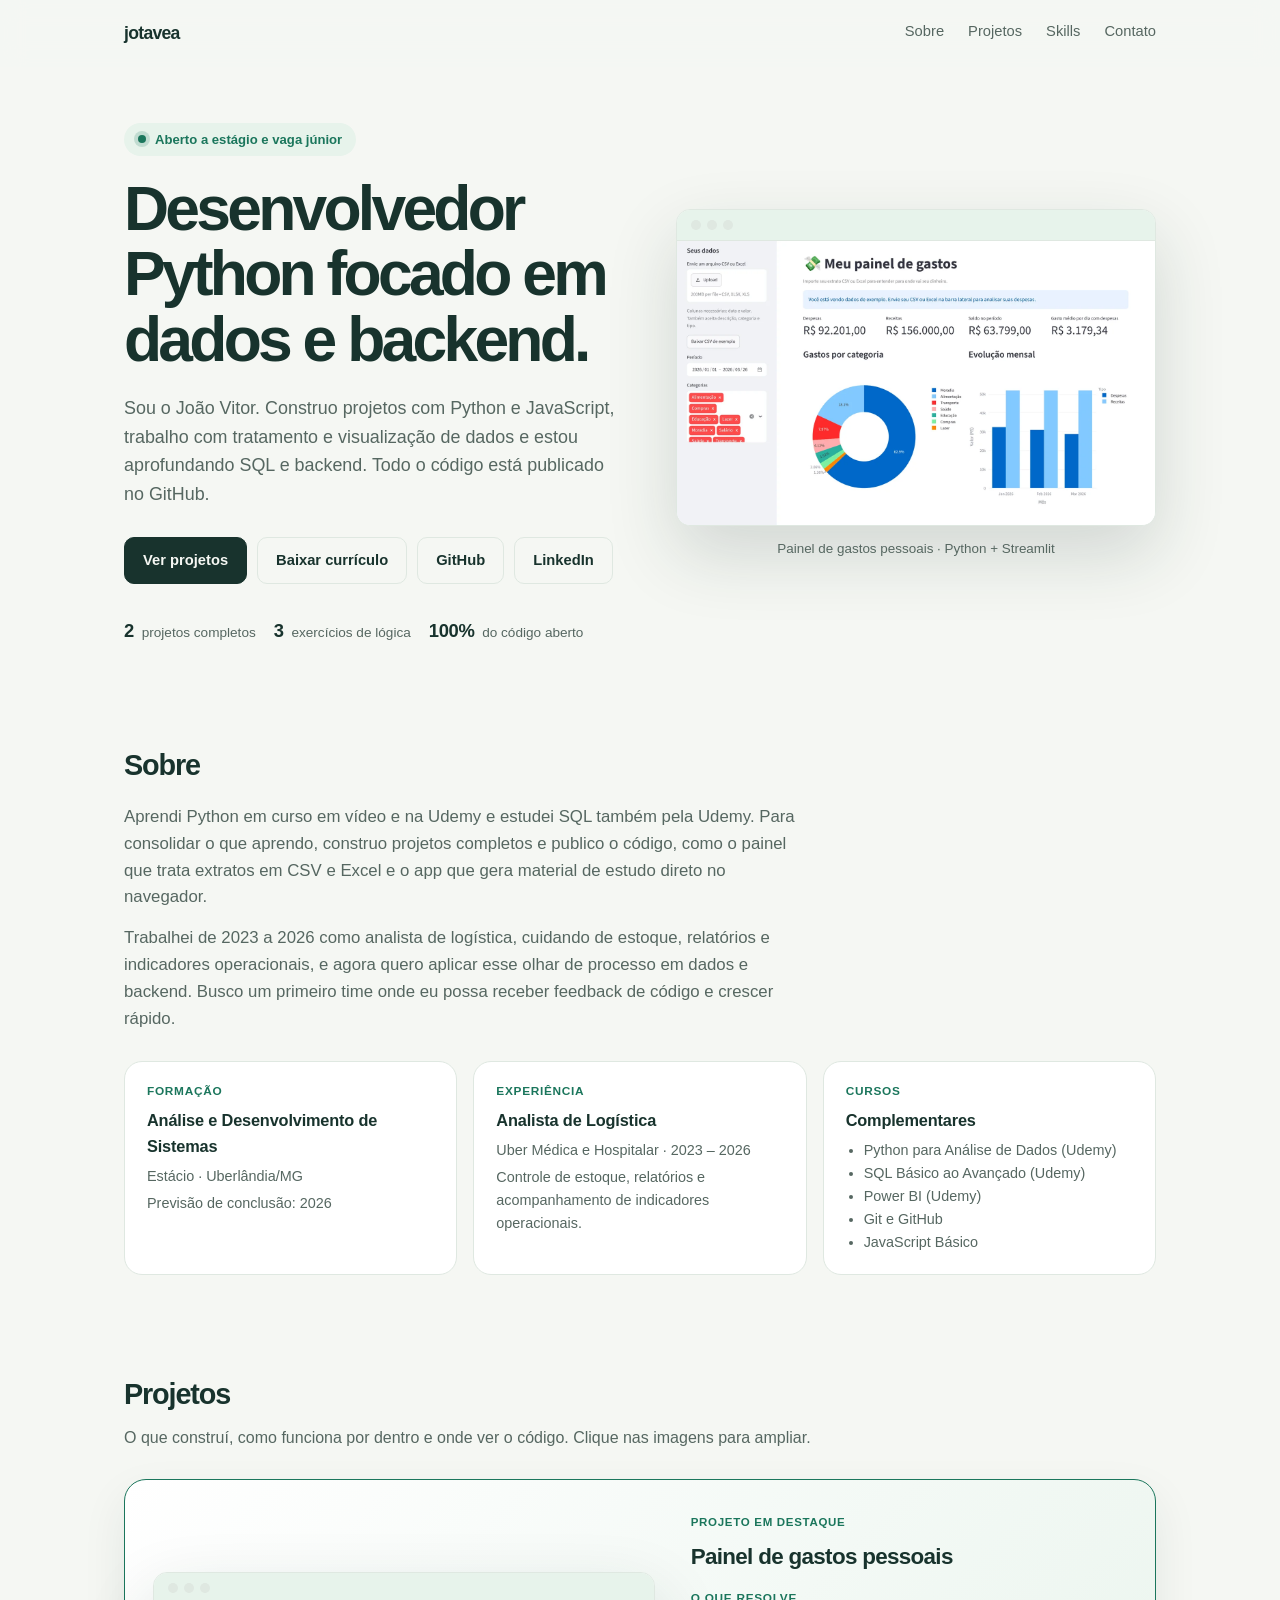
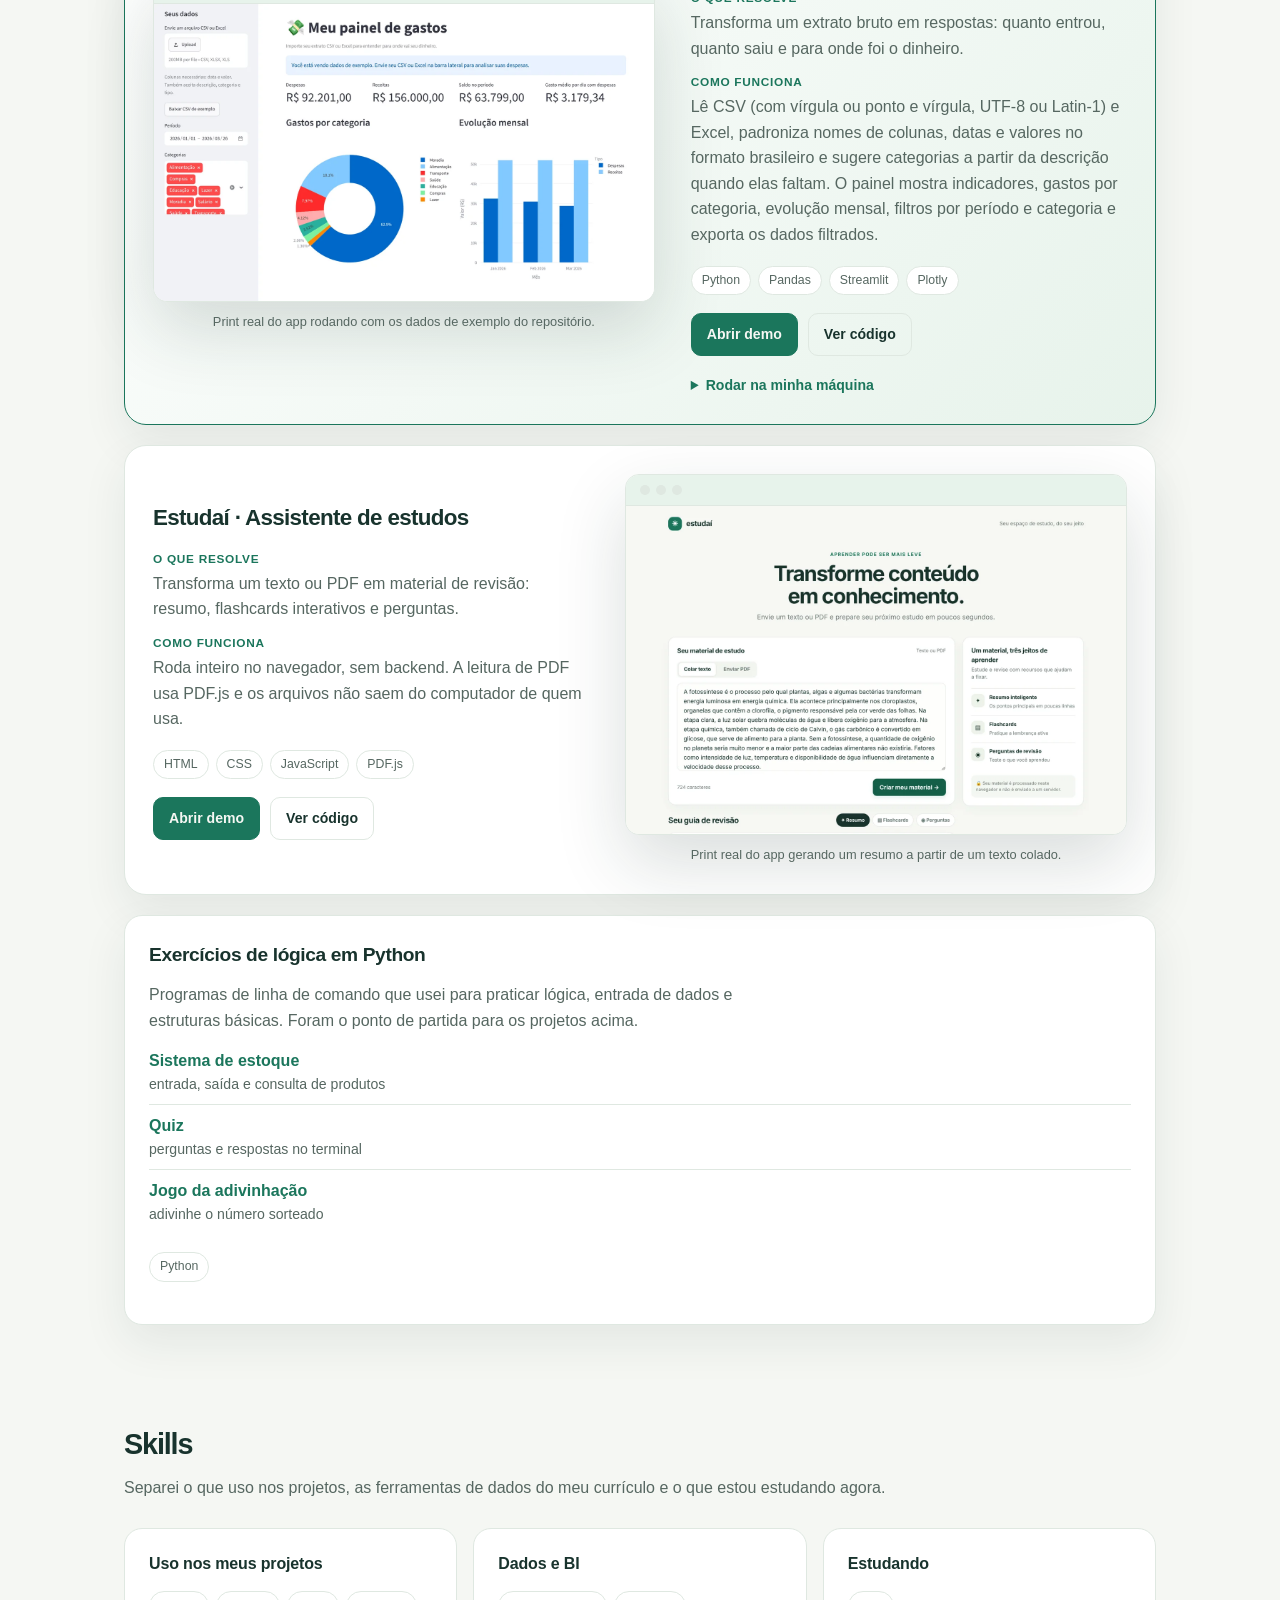
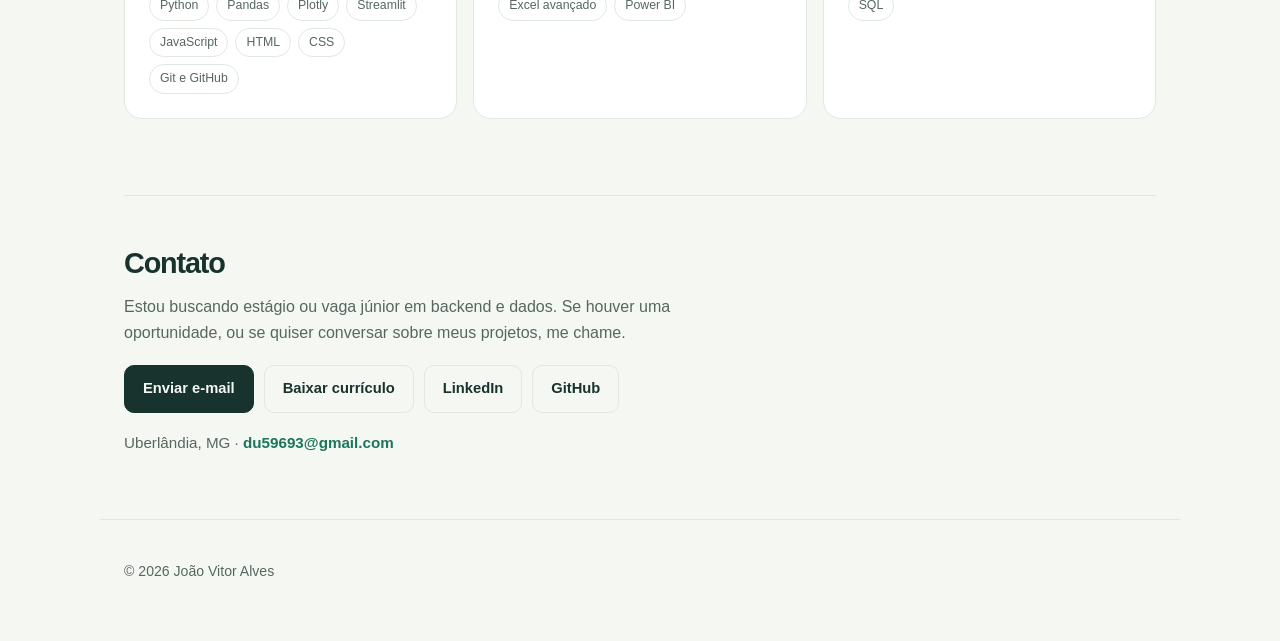
<file: index.html>
<!DOCTYPE html>
<html lang="pt-BR">
<head>
  <meta charset="UTF-8">
  <meta name="viewport" content="width=device-width, initial-scale=1">
  <title>João Vitor Alves · Desenvolvedor Python (Backend e Dados)</title>
  <meta name="description" content="Portfólio de João Vitor Alves, desenvolvedor Python em busca de estágio ou vaga júnior em backend e dados. Projetos com Python, Pandas, Streamlit e JavaScript.">
  <meta name="theme-color" content="#1b765c">
  <link rel="canonical" href="https://jotavea.github.io/">
  <link rel="icon" href="favicon.svg" type="image/svg+xml">

  <meta property="og:type" content="website">
  <meta property="og:locale" content="pt_BR">
  <meta property="og:url" content="https://jotavea.github.io/">
  <meta property="og:title" content="João Vitor Alves · Desenvolvedor Python (Backend e Dados)">
  <meta property="og:description" content="Em busca de estágio ou vaga júnior. Projetos com Python, Pandas, Streamlit e JavaScript, todos publicados no GitHub.">
  <meta property="og:image" content="https://jotavea.github.io/og.png">
  <meta property="og:image:width" content="1200">
  <meta property="og:image:height" content="630">
  <meta name="twitter:card" content="summary_large_image">

  <script type="application/ld+json">
  {
    "@context": "https://schema.org",
    "@type": "Person",
    "name": "João Vitor Alves",
    "url": "https://jotavea.github.io/",
    "jobTitle": "Desenvolvedor Python",
    "email": "du59693@gmail.com",
    "address": {
      "@type": "PostalAddress",
      "addressLocality": "Uberlândia",
      "addressRegion": "MG",
      "addressCountry": "BR"
    },
    "sameAs": [
      "https://github.com/jotavea",
      "https://www.linkedin.com/in/jooaovitoralves/"
    ],
    "knowsAbout": ["Python", "SQL", "Pandas", "JavaScript", "Análise de dados", "Excel", "Power BI"]
  }
  </script>
  <script type="application/ld+json">
  {
    "@context": "https://schema.org",
    "@type": "ItemList",
    "name": "Projetos de João Vitor Alves",
    "itemListElement": [
      {
        "@type": "ListItem", "position": 1,
        "item": {
          "@type": "SoftwareSourceCode",
          "name": "Painel de gastos pessoais",
          "codeRepository": "https://github.com/jotavea/painel-gastos-pessoais",
          "programmingLanguage": "Python"
        }
      },
      {
        "@type": "ListItem", "position": 2,
        "item": {
          "@type": "SoftwareSourceCode",
          "name": "Estudaí · Assistente de estudos",
          "codeRepository": "https://github.com/jotavea/estudai",
          "programmingLanguage": "JavaScript"
        }
      }
    ]
  }
  </script>

  <link rel="stylesheet" href="style.css">
</head>
<body>
  <a class="pular" href="#conteudo">Pular para o conteúdo</a>

  <header class="topo-fixo">
    <div class="topo">
      <a class="logo" href="#inicio">jotavea</a>
      <nav aria-label="Principal">
        <a href="#sobre">Sobre</a>
        <a href="#projetos">Projetos</a>
        <a href="#skills">Skills</a>
        <a href="#contato">Contato</a>
      </nav>
    </div>
  </header>

  <main id="conteudo">
    <section id="inicio" class="hero">
      <div class="hero-texto">
        <p class="status"><span class="ponto" aria-hidden="true"></span>Aberto a estágio e vaga júnior</p>
        <h1>Desenvolvedor Python focado em dados e backend.</h1>
        <p class="lead">
          Sou o João Vitor. Construo projetos com Python e JavaScript, trabalho com tratamento
          e visualização de dados e estou aprofundando SQL e backend.
          Todo o código está publicado no GitHub.
        </p>
        <div class="acoes">
          <a class="botao" href="#projetos">Ver projetos</a>
          <a class="botao secundario" href="curriculo-joao-vitor-alves.pdf" download>Baixar currículo</a>
          <a class="botao secundario" href="https://github.com/jotavea" target="_blank" rel="noopener">GitHub</a>
          <a class="botao secundario" href="https://www.linkedin.com/in/jooaovitoralves/" target="_blank" rel="noopener">LinkedIn</a>
        </div>
        <ul class="fatos" aria-label="Resumo">
          <li><strong>2</strong> projetos completos</li>
          <li><strong>3</strong> exercícios de lógica</li>
          <li><strong>100%</strong> do código aberto</li>
        </ul>
      </div>

      <a class="hero-preview" href="#projetos" aria-label="Ver os projetos">
        <div class="janela">
          <div class="janela-barra" aria-hidden="true"><i></i><i></i><i></i></div>
          <img src="assets/painel-gastos.webp" width="1400" height="832"
               alt="Painel de gastos pessoais com indicadores, gráfico de rosca por categoria e gráfico de barras mensal">
        </div>
        <span class="hero-legenda">Painel de gastos pessoais · Python + Streamlit</span>
      </a>
    </section>

    <section id="sobre">
      <h2>Sobre</h2>
      <div class="sobre-texto">
        <p>
          Aprendi Python em curso em vídeo e na Udemy e estudei SQL também pela Udemy.
          Para consolidar o que aprendo, construo projetos completos e publico o código,
          como o painel que trata extratos em CSV e Excel e o app que gera material de estudo
          direto no navegador.
        </p>
        <p>
          Trabalhei de 2023 a 2026 como analista de logística, cuidando de estoque, relatórios
          e indicadores operacionais, e agora quero aplicar esse olhar de processo em dados e backend.
          Busco um primeiro time onde eu possa receber feedback de código e crescer rápido.
        </p>
      </div>

      <div class="trajetoria">
        <div class="trajeto">
          <p class="rotulo">Formação</p>
          <h3>Análise e Desenvolvimento de Sistemas</h3>
          <p>Estácio · Uberlândia/MG</p>
          <p>Previsão de conclusão: 2026</p>
        </div>
        <div class="trajeto">
          <p class="rotulo">Experiência</p>
          <h3>Analista de Logística</h3>
          <p>Uber Médica e Hospitalar · 2023 – 2026</p>
          <p>Controle de estoque, relatórios e acompanhamento de indicadores operacionais.</p>
        </div>
        <div class="trajeto">
          <p class="rotulo">Cursos</p>
          <h3>Complementares</h3>
          <ul>
            <li>Python para Análise de Dados (Udemy)</li>
            <li>SQL Básico ao Avançado (Udemy)</li>
            <li>Power BI (Udemy)</li>
            <li>Git e GitHub</li>
            <li>JavaScript Básico</li>
          </ul>
        </div>
      </div>
    </section>

    <section id="projetos">
      <h2>Projetos</h2>
      <p class="secao-intro">O que construí, como funciona por dentro e onde ver o código. Clique nas imagens para ampliar.</p>

      <article class="projeto destaque">
        <figure class="projeto-midia">
          <button type="button" class="janela ampliar" data-src="assets/painel-gastos.webp"
                  data-alt="Painel de gastos pessoais com indicadores, gráfico de rosca por categoria e gráfico de barras mensal"
                  aria-label="Ampliar print do painel de gastos pessoais">
            <span class="janela-barra" aria-hidden="true"><i></i><i></i><i></i></span>
            <img src="assets/painel-gastos.webp" width="1400" height="832" loading="lazy"
                 alt="Painel de gastos pessoais com indicadores, gráfico de rosca por categoria e gráfico de barras mensal">
          </button>
          <figcaption>Print real do app rodando com os dados de exemplo do repositório.</figcaption>
        </figure>

        <div class="projeto-corpo">
          <span class="selo">Projeto em destaque</span>
          <h3>Painel de gastos pessoais</h3>
          <dl class="caso">
            <div>
              <dt>O que resolve</dt>
              <dd>Transforma um extrato bruto em respostas: quanto entrou, quanto saiu e para onde foi o dinheiro.</dd>
            </div>
            <div>
              <dt>Como funciona</dt>
              <dd>
                Lê CSV (com vírgula ou ponto e vírgula, UTF-8 ou Latin-1) e Excel, padroniza nomes de colunas,
                datas e valores no formato brasileiro e sugere categorias a partir da descrição quando elas
                faltam. O painel mostra indicadores, gastos por categoria, evolução mensal, filtros por período
                e categoria e exporta os dados filtrados.
              </dd>
            </div>
          </dl>
          <ul class="tags" aria-label="Tecnologias">
            <li>Python</li><li>Pandas</li><li>Streamlit</li><li>Plotly</li>
          </ul>
          <div class="links">
            <a class="botao pequeno demo" href="https://painel-gastos-jotavea.streamlit.app/" target="_blank" rel="noopener">Abrir demo</a>
            <a class="botao pequeno secundario" href="https://github.com/jotavea/painel-gastos-pessoais" target="_blank" rel="noopener">Ver código</a>
          </div>
          <details class="rodar">
            <summary>Rodar na minha máquina</summary>
            <pre><code>git clone https://github.com/jotavea/painel-gastos-pessoais
cd painel-gastos-pessoais
pip install -r requirements.txt
streamlit run app.py</code></pre>
          </details>
        </div>
      </article>

      <article class="projeto invertido">
        <figure class="projeto-midia">
          <button type="button" class="janela ampliar" data-src="assets/estudai.webp"
                  data-alt="Estudaí com um texto colado e o resumo gerado logo abaixo, com abas de flashcards e perguntas"
                  aria-label="Ampliar print do Estudaí">
            <span class="janela-barra" aria-hidden="true"><i></i><i></i><i></i></span>
            <img class="topo-img" src="assets/estudai.webp" width="1400" height="1237" loading="lazy"
                 alt="Estudaí com um texto colado e o resumo gerado logo abaixo, com abas de flashcards e perguntas">
          </button>
          <figcaption>Print real do app gerando um resumo a partir de um texto colado.</figcaption>
        </figure>

        <div class="projeto-corpo">
          <h3>Estudaí · Assistente de estudos</h3>
          <dl class="caso">
            <div>
              <dt>O que resolve</dt>
              <dd>Transforma um texto ou PDF em material de revisão: resumo, flashcards interativos e perguntas.</dd>
            </div>
            <div>
              <dt>Como funciona</dt>
              <dd>Roda inteiro no navegador, sem backend. A leitura de PDF usa PDF.js e os arquivos não saem do computador de quem usa.</dd>
            </div>
          </dl>
          <ul class="tags" aria-label="Tecnologias">
            <li>HTML</li><li>CSS</li><li>JavaScript</li><li>PDF.js</li>
          </ul>
          <div class="links">
            <a class="botao pequeno demo" href="demos/estudai/" target="_blank" rel="noopener">Abrir demo</a>
            <a class="botao pequeno secundario" href="https://github.com/jotavea/estudai" target="_blank" rel="noopener">Ver código</a>
          </div>
        </div>
      </article>

      <article class="card exercicios">
        <h3>Exercícios de lógica em Python</h3>
        <p class="card-texto">
          Programas de linha de comando que usei para praticar lógica, entrada de dados e estruturas básicas.
          Foram o ponto de partida para os projetos acima.
        </p>
        <ul class="mini-lista">
          <li>
            <a href="https://github.com/jotavea/Sistema-Estoque-Python" target="_blank" rel="noopener">Sistema de estoque</a>
            <span>entrada, saída e consulta de produtos</span>
          </li>
          <li>
            <a href="https://github.com/jotavea/projeto-python-quiz" target="_blank" rel="noopener">Quiz</a>
            <span>perguntas e respostas no terminal</span>
          </li>
          <li>
            <a href="https://github.com/jotavea/projeto-py-adivinhacao" target="_blank" rel="noopener">Jogo da adivinhação</a>
            <span>adivinhe o número sorteado</span>
          </li>
        </ul>
        <ul class="tags" aria-label="Tecnologias">
          <li>Python</li>
        </ul>
      </article>
    </section>

    <section id="skills">
      <h2>Skills</h2>
      <p class="secao-intro">Separei o que uso nos projetos, as ferramentas de dados do meu currículo e o que estou estudando agora.</p>

      <div class="skills-grade">
        <div class="skill-bloco">
          <h3>Uso nos meus projetos</h3>
          <ul class="tags" aria-label="Uso nos meus projetos">
            <li>Python</li><li>Pandas</li><li>Plotly</li><li>Streamlit</li>
            <li>JavaScript</li><li>HTML</li><li>CSS</li><li>Git e GitHub</li>
          </ul>
        </div>
        <div class="skill-bloco">
          <h3>Dados e BI</h3>
          <ul class="tags" aria-label="Dados e BI">
            <li>Excel avançado</li><li>Power BI</li>
          </ul>
        </div>
        <div class="skill-bloco">
          <h3>Estudando</h3>
          <ul class="tags" aria-label="Estudando">
            <li>SQL</li>
          </ul>
        </div>
      </div>
    </section>

    <section id="contato">
      <h2>Contato</h2>
      <p>Estou buscando estágio ou vaga júnior em backend e dados. Se houver uma oportunidade, ou se quiser conversar sobre meus projetos, me chame.</p>
      <div class="acoes">
        <a class="botao" href="mailto:du59693@gmail.com">Enviar e-mail</a>
        <a class="botao secundario" href="curriculo-joao-vitor-alves.pdf" download>Baixar currículo</a>
        <a class="botao secundario" href="https://www.linkedin.com/in/jooaovitoralves/" target="_blank" rel="noopener">LinkedIn</a>
        <a class="botao secundario" href="https://github.com/jotavea" target="_blank" rel="noopener">GitHub</a>
      </div>
      <p class="contato-linha">Uberlândia, MG · <a href="mailto:du59693@gmail.com">du59693@gmail.com</a></p>
    </section>
  </main>

  <footer class="rodape">
    <p>© <span id="ano">2026</span> João Vitor Alves</p>
  </footer>

  <dialog id="lightbox" aria-label="Imagem ampliada">
    <button type="button" class="fechar" aria-label="Fechar imagem">×</button>
    <img id="lightbox-img" alt="">
  </dialog>

  <script>
    document.getElementById("ano").textContent = new Date().getFullYear();

    // Ampliar prints dos projetos
    var box = document.getElementById("lightbox");
    var boxImg = document.getElementById("lightbox-img");
    document.querySelectorAll(".ampliar").forEach(function (b) {
      b.addEventListener("click", function () {
        boxImg.src = b.dataset.src;
        boxImg.alt = b.dataset.alt;
        if (box.showModal) box.showModal();
      });
    });
    box.querySelector(".fechar").addEventListener("click", function () { box.close(); });
    box.addEventListener("click", function (e) { if (e.target === box) box.close(); });

    // Destaca no menu a seção que está na tela
    var links = document.querySelectorAll(".topo nav a");
    if ("IntersectionObserver" in window) {
      var io = new IntersectionObserver(function (entries) {
        entries.forEach(function (en) {
          if (en.isIntersecting) {
            links.forEach(function (a) {
              a.classList.toggle("ativo", a.getAttribute("href") === "#" + en.target.id);
            });
          }
        });
      }, { rootMargin: "-40% 0px -55% 0px" });
      document.querySelectorAll("main section[id]").forEach(function (s) { io.observe(s); });
    }
  </script>
</body>
</html>
</file>
<file: style.css>
:root {
  --bg: #f5f7f3;
  --surface: #ffffff;
  --texto: #18332d;
  --suave: #566761;
  --borda: #dfe8e1;
  --destaque: #1b765c;
  --destaque-claro: #e7f3eb;
  --sombra: 0 18px 45px rgba(24, 51, 45, .08);
  --sombra-forte: 0 28px 70px rgba(24, 51, 45, .16);
}

@media (prefers-color-scheme: dark) {
  :root {
    --bg: #101815;
    --surface: #17221e;
    --texto: #eef7f0;
    --suave: #aabbb1;
    --borda: #2b3d35;
    --destaque: #8bd5ad;
    --destaque-claro: #1c352a;
    --sombra: 0 18px 45px rgba(0, 0, 0, .22);
    --sombra-forte: 0 28px 70px rgba(0, 0, 0, .4);
  }
}

* { box-sizing: border-box; }
html { scroll-behavior: smooth; }
body {
  margin: 0;
  background: var(--bg);
  color: var(--texto);
  font-family: Inter, ui-sans-serif, -apple-system, BlinkMacSystemFont, "Segoe UI", sans-serif;
  line-height: 1.6;
}
a { color: inherit; text-decoration: none; }
img { max-width: 100%; height: auto; display: block; }
:focus-visible {
  outline: 3px solid var(--destaque);
  outline-offset: 3px;
  border-radius: 6px;
}
.pular {
  position: absolute;
  left: 16px;
  top: -60px;
  background: var(--texto);
  color: var(--bg);
  padding: 10px 16px;
  border-radius: 10px;
  font-weight: 700;
  z-index: 30;
}
.pular:focus { top: 12px; }

main, .rodape, .topo {
  max-width: 1080px;
  margin: 0 auto;
  padding-left: 24px;
  padding-right: 24px;
}

/* Cabeçalho fixo */
.topo-fixo {
  position: sticky;
  top: 0;
  z-index: 20;
  background: color-mix(in srgb, var(--bg) 82%, transparent);
  backdrop-filter: blur(12px);
  -webkit-backdrop-filter: blur(12px);
  border-bottom: 1px solid transparent;
}
.topo {
  display: flex;
  justify-content: space-between;
  align-items: center;
  padding-top: 16px;
  padding-bottom: 16px;
}
.logo { font-weight: 800; letter-spacing: -.04em; font-size: 1.1rem; }
.topo nav { display: flex; gap: 24px; }
.topo nav a {
  color: var(--suave);
  font-size: .92rem;
  padding: 4px 0;
  border-bottom: 2px solid transparent;
  transition: color .2s ease, border-color .2s ease;
}
.topo nav a:hover { color: var(--destaque); }
.topo nav a.ativo { color: var(--destaque); border-bottom-color: var(--destaque); }

/* Hero */
.hero {
  padding: 56px 0 48px;
  display: grid;
  grid-template-columns: minmax(0, 1.05fr) minmax(0, 1fr);
  gap: 48px;
  align-items: center;
}
.status {
  display: inline-flex;
  align-items: center;
  gap: 9px;
  color: var(--destaque);
  background: var(--destaque-claro);
  border-radius: 999px;
  padding: 6px 14px;
  font-size: .82rem;
  font-weight: 750;
  margin: 0 0 20px;
}
.ponto {
  width: 8px;
  height: 8px;
  border-radius: 50%;
  background: var(--destaque);
  box-shadow: 0 0 0 4px rgba(27, 118, 92, .18);
}
h1 {
  font-size: clamp(2.3rem, 5.4vw, 3.9rem);
  line-height: 1.05;
  letter-spacing: -.06em;
  margin: 0 0 22px;
}
.lead {
  font-size: 1.12rem;
  color: var(--suave);
  max-width: 560px;
  margin: 0 0 28px;
}
.acoes { display: flex; flex-wrap: wrap; gap: 10px; }
.botao {
  display: inline-block;
  padding: 11px 18px;
  border-radius: 10px;
  background: var(--texto);
  color: var(--bg);
  font-weight: 700;
  font-size: .92rem;
  border: 1px solid var(--texto);
  transition: transform .2s ease, opacity .2s ease;
}
.botao.secundario {
  background: transparent;
  color: var(--texto);
  border-color: var(--borda);
}
.botao.pequeno { padding: 9px 15px; font-size: .88rem; }
.botao.demo {
  background: var(--destaque);
  border-color: var(--destaque);
  color: var(--bg);
}
.botao:hover { transform: translateY(-2px); opacity: .86; }

.fatos {
  list-style: none;
  display: flex;
  flex-wrap: wrap;
  gap: 6px 18px;
  padding: 0;
  margin: 32px 0 0;
  color: var(--suave);
  font-size: .85rem;
}
.fatos strong { color: var(--texto); font-size: 1.15rem; letter-spacing: -.02em; margin-right: 4px; }

.hero-preview { display: block; transition: transform .25s ease; }
.hero-preview:hover { transform: translateY(-4px) rotate(-.4deg); }
.hero-legenda {
  display: block;
  margin-top: 12px;
  text-align: center;
  color: var(--suave);
  font-size: .84rem;
}

/* Moldura de navegador */
.janela {
  display: block;
  width: 100%;
  padding: 0;
  margin: 0;
  background: var(--surface);
  border: 1px solid var(--borda);
  border-radius: 14px;
  overflow: hidden;
  box-shadow: var(--sombra-forte);
  font: inherit;
  color: inherit;
  text-align: left;
}
.janela-barra {
  display: flex;
  gap: 6px;
  padding: 10px 14px;
  background: var(--destaque-claro);
  border-bottom: 1px solid var(--borda);
}
.janela-barra i {
  width: 10px;
  height: 10px;
  border-radius: 50%;
  background: var(--borda);
  display: block;
}
.janela img { width: 100%; }
.janela img.topo-img {
  aspect-ratio: 16 / 10.5;
  object-fit: cover;
  object-position: top;
}
button.ampliar { cursor: zoom-in; transition: transform .25s ease, border-color .2s ease; }
button.ampliar:hover { transform: translateY(-3px); border-color: var(--destaque); }

section { padding: 48px 0; scroll-margin-top: 64px; }
h2 {
  font-size: 1.8rem;
  letter-spacing: -.04em;
  margin: 0 0 8px;
}
.secao-intro { color: var(--suave); margin: 0 0 28px; }

.sobre-texto { max-width: 680px; margin-top: 16px; }
.sobre-texto p { color: var(--suave); margin: 0 0 14px; font-size: 1.05rem; }

/* Formação, experiência e cursos */
.trajetoria {
  display: grid;
  grid-template-columns: repeat(3, minmax(0, 1fr));
  gap: 16px;
  margin-top: 28px;
}
.trajeto {
  background: var(--surface);
  border: 1px solid var(--borda);
  border-radius: 18px;
  padding: 20px 22px;
}
.trajeto .rotulo {
  font-size: .74rem;
  font-weight: 800;
  letter-spacing: .06em;
  text-transform: uppercase;
  color: var(--destaque);
  margin: 0 0 6px;
}
.trajeto h3 { margin: 0 0 6px; font-size: 1.02rem; letter-spacing: -.01em; }
.trajeto p { margin: 0 0 4px; color: var(--suave); font-size: .9rem; }
.trajeto ul { margin: 4px 0 0; padding-left: 18px; color: var(--suave); font-size: .9rem; }

/* Projetos */
.projeto {
  display: grid;
  grid-template-columns: minmax(0, 1.15fr) minmax(0, 1fr);
  gap: 36px;
  align-items: center;
  background: var(--surface);
  border: 1px solid var(--borda);
  border-radius: 22px;
  padding: 28px;
  margin-bottom: 20px;
  box-shadow: var(--sombra);
}
.projeto.destaque {
  border-color: var(--destaque);
  background: linear-gradient(135deg, var(--surface), var(--destaque-claro));
}
.projeto.invertido { grid-template-columns: minmax(0, 1fr) minmax(0, 1.15fr); }
.projeto.invertido .projeto-midia { order: 2; }
.projeto-midia { margin: 0; }
.projeto-midia figcaption {
  margin-top: 10px;
  color: var(--suave);
  font-size: .8rem;
  text-align: center;
}
.selo {
  display: inline-block;
  font-size: .72rem;
  font-weight: 800;
  letter-spacing: .06em;
  text-transform: uppercase;
  color: var(--destaque);
  margin-bottom: 8px;
}
.projeto h3 { margin: 0 0 14px; font-size: 1.4rem; letter-spacing: -.03em; }

.card {
  background: var(--surface);
  border: 1px solid var(--borda);
  border-radius: 18px;
  padding: 24px;
  box-shadow: var(--sombra);
}
.card h3 { margin: 0 0 12px; font-size: 1.2rem; letter-spacing: -.02em; }
.card-texto { margin: 0 0 14px; color: var(--suave); max-width: 640px; }

.caso { margin: 0 0 18px; }
.caso div { margin-bottom: 12px; }
.caso dt {
  font-size: .74rem;
  font-weight: 800;
  letter-spacing: .06em;
  text-transform: uppercase;
  color: var(--destaque);
  margin-bottom: 2px;
}
.caso dd { margin: 0; color: var(--suave); }

.mini-lista { list-style: none; padding: 0; margin: 0 0 18px; }
.mini-lista li { padding: 8px 0; border-top: 1px solid var(--borda); }
.mini-lista li:first-child { border-top: 0; padding-top: 0; }
.mini-lista a { font-weight: 750; color: var(--destaque); }
.mini-lista a:hover { text-decoration: underline; }
.mini-lista span { display: block; color: var(--suave); font-size: .88rem; }

.tags {
  list-style: none;
  display: flex;
  flex-wrap: wrap;
  gap: 7px;
  padding: 0;
  margin: 0 0 18px;
}
.tags li {
  font-size: .77rem;
  padding: 4px 10px;
  border: 1px solid var(--borda);
  border-radius: 999px;
  color: var(--suave);
  background: var(--surface);
}
.links { display: flex; flex-wrap: wrap; gap: 10px; }

.rodar { margin-top: 18px; font-size: .88rem; }
.rodar summary {
  cursor: pointer;
  color: var(--destaque);
  font-weight: 750;
  width: max-content;
}
.rodar pre {
  margin: 10px 0 0;
  padding: 14px 16px;
  background: #0f1f1a;
  color: #d9f2e3;
  border-radius: 12px;
  overflow-x: auto;
  font-size: .8rem;
  line-height: 1.55;
}

.skills-grade {
  display: grid;
  grid-template-columns: repeat(3, minmax(0, 1fr));
  gap: 16px;
}
.skill-bloco {
  background: var(--surface);
  border: 1px solid var(--borda);
  border-radius: 18px;
  padding: 22px 24px 6px;
}
.skill-bloco h3 { margin: 0 0 14px; font-size: 1rem; letter-spacing: -.01em; }

#contato {
  margin-top: 28px;
  padding: 44px 0 64px;
  border-top: 1px solid var(--borda);
}
#contato p { color: var(--suave); margin: 0 0 20px; max-width: 620px; }
#contato .contato-linha { margin: 18px 0 0; font-size: .95rem; }
#contato .contato-linha a { color: var(--destaque); font-weight: 750; }
#contato .contato-linha a:hover { text-decoration: underline; }
.rodape {
  padding-top: 26px;
  padding-bottom: 44px;
  color: var(--suave);
  font-size: .88rem;
  border-top: 1px solid var(--borda);
}

/* Imagem ampliada */
dialog#lightbox {
  border: 0;
  padding: 0;
  background: transparent;
  max-width: min(1200px, 94vw);
  max-height: 92vh;
  overflow: visible;
}
dialog#lightbox::backdrop { background: rgba(8, 16, 13, .82); }
dialog#lightbox img {
  max-width: 100%;
  max-height: 88vh;
  border-radius: 14px;
  box-shadow: var(--sombra-forte);
  background: var(--surface);
}
.fechar {
  position: absolute;
  top: -14px;
  right: -14px;
  width: 38px;
  height: 38px;
  border-radius: 50%;
  border: 0;
  background: var(--surface);
  color: var(--texto);
  font-size: 1.5rem;
  line-height: 1;
  cursor: pointer;
  box-shadow: var(--sombra);
}

@media (max-width: 860px) {
  .hero { grid-template-columns: 1fr; gap: 36px; padding-top: 36px; }
  .projeto, .projeto.invertido { grid-template-columns: 1fr; gap: 22px; padding: 20px; }
  .projeto.invertido .projeto-midia { order: 0; }
  .trajetoria, .skills-grade { grid-template-columns: 1fr; }
}

@media (max-width: 640px) {
  .topo, main, .rodape { padding-left: 18px; padding-right: 18px; }
  .topo nav { gap: 14px; }
  .topo nav a { font-size: .86rem; }
  h1 { font-size: clamp(2.1rem, 10.5vw, 3rem); }
  .skills-grade { grid-template-columns: 1fr; }
  .fechar { top: 8px; right: 8px; }
}

@media (prefers-reduced-motion: reduce) {
  html { scroll-behavior: auto; }
  .botao, .hero-preview, button.ampliar { transition: none; }
  .botao:hover, .hero-preview:hover, button.ampliar:hover { transform: none; }
}
</file>
